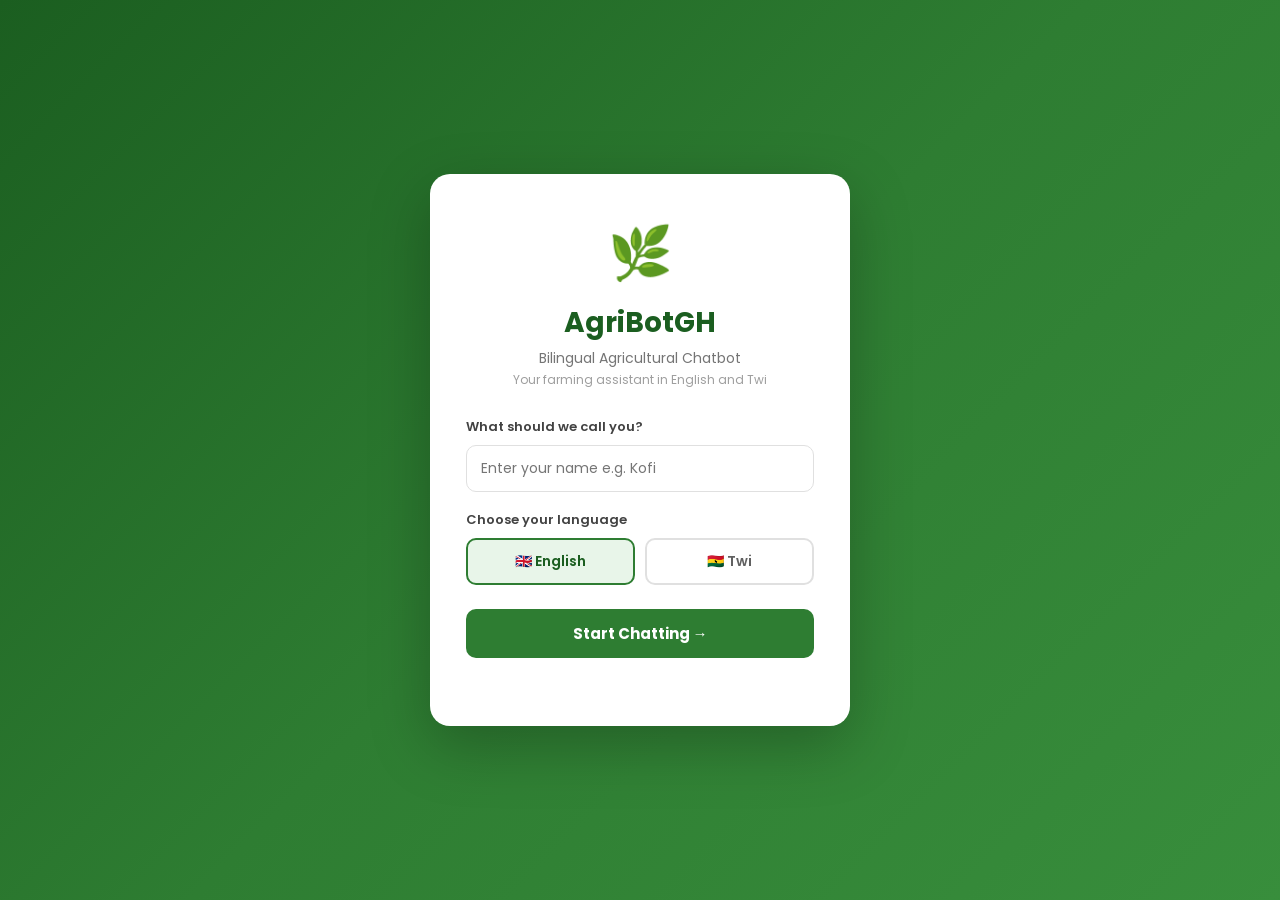
<file: index.html>
<!DOCTYPE html>
<html lang="en">
<head>
<meta charset="UTF-8">
<meta name="viewport" content="width=device-width, initial-scale=1.0">
<title>AgriBotGH</title>
<link href="https://fonts.googleapis.com/css2?family=Poppins:wght@400;600;700&display=swap" rel="stylesheet">
<link rel="stylesheet" href="style.css">
</head>
<body>

  <!-- ── WELCOME SCREEN ── -->
  <div id="welcomeScreen" class="welcome-screen">
    <div class="welcome-card">
      <div class="welcome-logo">🌿</div>
      <h1 class="welcome-title">AgriBotGH</h1>
      <p class="welcome-subtitle">Bilingual Agricultural Chatbot</p>
      <p class="welcome-tagline">Your farming assistant in English and Twi</p>

      <div class="welcome-form">
        <label class="form-label">What should we call you?</label>
        <input type="text" id="nameInput" class="name-input"
               placeholder="Enter your name e.g. Kofi"
               maxlength="30" autocomplete="off">

        <label class="form-label" style="margin-top:18px">Choose your language</label>
        <div class="lang-choice-btns">
          <button class="lang-choice-btn active" id="langEnBtn" onclick="selectWelcomeLang('en')">
            🇬🇧 English
          </button>
          <button class="lang-choice-btn" id="langTwBtn" onclick="selectWelcomeLang('tw')">
            🇬🇭 Twi
          </button>
        </div>

        <button class="start-btn" onclick="startChat()">Start Chatting →</button>
        <p id="welcomeError" class="welcome-error"></p>
      </div>
    </div>
  </div>

  <!-- ── MAIN CHAT APP ── -->
  <div id="appShell" class="app-shell" style="display:none">

    <header class="topbar">
      <div class="topbar-left">
        <button class="mobile-menu-btn" onclick="toggleSidebar()">☰</button>
        <span class="brand">🌿 <strong>AgriBotGH</strong></span>
      </div>
      <div class="topbar-center">
        <span class="status-dot">●</span>
        <span class="status-text">Online</span>
      </div>
      <div class="topbar-right">
        <span id="userBadge" class="user-badge"></span>
        <button class="theme-btn" onclick="toggleTheme()" id="themeBtn" title="Switch theme">🌙</button>
        <button class="clear-btn" onclick="clearChat()">Clear Chat</button>
      </div>
    </header>

    <div class="main-layout">

      <!-- LEFT SIDEBAR -->
      <aside class="sidebar" id="sidebar">
        <div class="sidebar-top">
          <div class="sidebar-logo">🌾</div>
          <div class="sidebar-brand">AgriBotGH</div>
        </div>

        <!-- Language Toggle -->
        <div class="lang-toggle">
          <button class="lang-btn active" id="enBtn" onclick="switchLanguage('en')">English</button>
          <button class="lang-btn" id="twBtn" onclick="switchLanguage('tw')">Twi</button>
        </div>
        <div class="lang-indicator" id="langIndicator">Chatting in: <strong>English</strong></div>

        <!-- New Chat -->
        <button class="new-chat-btn" onclick="newChat()">+ New Chat</button>

        <!-- Chat History -->
        <div class="history-section">
          <div class="history-title">Previous Chats</div>
          <div class="history-columns">
            <div class="history-col">
              <div class="history-col-label">English</div>
              <div id="enHistory" class="history-list"></div>
            </div>
            <div class="history-divider"></div>
            <div class="history-col">
              <div class="history-col-label">Twi</div>
              <div id="twHistory" class="history-list"></div>
            </div>
          </div>
        </div>

        <!-- Change Name -->
        <div class="sidebar-footer">
          <button class="change-name-btn" onclick="changeName()">✏️ Change Name</button>
        </div>
      </aside>

      <!-- CHAT AREA -->
      <section class="chat-area">
        <div class="messages" id="messages"></div>
        <div class="input-bar">
          <input type="text" id="chatInput"
                 placeholder="Type your farming question here..."
                 maxlength="2000" autocomplete="off">
          <span class="char-count" id="charCount">0/2000</span>
          <button class="send-btn" id="sendBtn" onclick="handleSend()">Send</button>
        </div>
      </section>

      <!-- RIGHT SIDEBAR: QUICK QUESTIONS -->
      <aside class="chips-sidebar" id="chipsSidebar">
        <div class="chips-header">
          <span>💡 Try asking</span>
          <button class="chips-close" onclick="toggleChips()">✕</button>
        </div>
        <p class="chips-desc">Tap any question to fill the input.</p>
        <div id="enChips" class="chips-group">
          <button class="chip" onclick="fillChip(this)">How do I grow maize?</button>
          <button class="chip" onclick="fillChip(this)">When should I plant maize in Ghana?</button>
          <button class="chip" onclick="fillChip(this)">What is the best fertilizer for tomatoes?</button>
          <button class="chip" onclick="fillChip(this)">How do I control pests on my farm?</button>
          <button class="chip" onclick="fillChip(this)">How do I improve my soil?</button>
          <button class="chip" onclick="fillChip(this)">How do I start fish farming?</button>
          <button class="chip" onclick="fillChip(this)">How do I grow cassava?</button>
          <button class="chip" onclick="fillChip(this)">What causes tomato blight?</button>
        </div>
        <div id="twChips" class="chips-group" style="display:none">
          <button class="chip" onclick="fillChip(this)">Dɛn na menyɛ sɛ meto aburoɔ?</button>
          <button class="chip" onclick="fillChip(this)">Ferefere bɛn na ɛyɛ papa ma aburo?</button>
          <button class="chip" onclick="fillChip(this)">Dɛn na menyɛ sɛ m'asase yɛ pa?</button>
          <button class="chip" onclick="fillChip(this)">Dɛn na menyɛ adwummaker ho?</button>
          <button class="chip" onclick="fillChip(this)">Dɛn na menyɛ sɛ meto bankye?</button>
          <button class="chip" onclick="fillChip(this)">Dɛn na menyɛ apataa adwuma?</button>
        </div>
        <button class="chips-toggle-float" onclick="toggleChips()" id="chipsToggleBtn" title="Quick questions">💡</button>
      </aside>

    </div>
    <div class="overlay" id="overlay" onclick="closeSidebar()"></div>
  </div>

<script src="app.js"></script>
</body>
</html>
</file>
<file: style.css>
*, *::before, *::after { box-sizing: border-box; margin: 0; padding: 0; }
:root {
  --green: #2E7D32; --dark-green: #1B5E20; --light-green: #E8F5E9;
  --mid-green: #C8E6C9; --font: 'Poppins', sans-serif;
  --bg: #F5F5F5; --chat-bg: #ffffff; --sidebar-bg: #E8F5E9;
  --bubble-bot: #F0F0F0; --text: #424242; --timestamp: #9E9E9E;
  --border: #C8E6C9; --input-bg: #ffffff;
}
body { font-family: var(--font); background: var(--bg); color: var(--text); height: 100vh; overflow: hidden; }
button { font-family: var(--font); cursor: pointer; }

/* ── WELCOME SCREEN ── */
.welcome-screen {
  min-height: 100vh; background: linear-gradient(135deg, #1B5E20, #2E7D32, #388E3C);
  display: flex; align-items: center; justify-content: center; padding: 20px;
}
.welcome-card {
  background: white; border-radius: 20px; padding: 40px 36px;
  width: 100%; max-width: 420px; box-shadow: 0 20px 60px rgba(0,0,0,.25);
  text-align: center;
}
.welcome-logo { font-size: 52px; margin-bottom: 10px; }
.welcome-title { font-size: 28px; font-weight: 700; color: var(--dark-green); }
.welcome-subtitle { font-size: 14px; color: #757575; margin: 4px 0 2px; }
.welcome-tagline { font-size: 12px; color: #9E9E9E; margin-bottom: 28px; }
.welcome-form { text-align: left; }
.form-label { display: block; font-size: 13px; font-weight: 600; color: #424242; margin-bottom: 8px; }
.name-input {
  width: 100%; padding: 12px 14px; border: 1.5px solid #e0e0e0; border-radius: 10px;
  font-family: var(--font); font-size: 14px; outline: none; transition: border .2s;
}
.name-input:focus { border-color: var(--green); }
.lang-choice-btns { display: flex; gap: 10px; margin-bottom: 24px; }
.lang-choice-btn {
  flex: 1; padding: 11px; border: 2px solid #e0e0e0; border-radius: 10px;
  background: white; font-size: 14px; font-weight: 600; color: #616161; transition: all .2s;
}
.lang-choice-btn.active { border-color: var(--green); background: var(--light-green); color: var(--dark-green); }
.start-btn {
  width: 100%; padding: 13px; background: var(--green); color: white;
  border: none; border-radius: 10px; font-size: 15px; font-weight: 700;
  transition: background .2s, transform .1s;
}
.start-btn:hover { background: var(--dark-green); transform: translateY(-1px); }
.welcome-error { color: #e53935; font-size: 12px; margin-top: 10px; min-height: 18px; }

/* ── APP SHELL ── */
.app-shell { height: 100vh; display: flex; flex-direction: column; overflow: hidden; }

/* TOPBAR */
.topbar {
  background: var(--dark-green); color: white; display: flex;
  align-items: center; justify-content: space-between;
  padding: 0 16px; height: 58px; flex-shrink: 0; z-index: 10;
}
.topbar-left, .topbar-center, .topbar-right { display: flex; align-items: center; gap: 8px; }
.mobile-menu-btn { background: transparent; border: none; color: white; font-size: 20px; display: none; }
.brand { font-size: 18px; font-weight: 700; }
.status-dot { color: #69F0AE; font-size: 12px; }
.status-text { font-size: 13px; }
.user-badge {
  font-size: 12px; color: #c8e6c9; font-weight: 600;
  background: rgba(255,255,255,.12); padding: 4px 10px; border-radius: 20px;
  max-width: 130px; overflow: hidden; text-overflow: ellipsis; white-space: nowrap;
}
.theme-btn, .clear-btn {
  border: 1px solid rgba(255,255,255,.5); background: transparent; color: white;
  border-radius: 8px; padding: 5px 11px; font-size: 13px; font-weight: 600;
}
.theme-btn:hover, .clear-btn:hover { background: rgba(255,255,255,.15); }

/* LAYOUT */
.main-layout { display: flex; flex: 1; min-height: 0; overflow: hidden; }

/* LEFT SIDEBAR */
.sidebar {
  width: 220px; min-width: 220px; background: var(--sidebar-bg);
  border-right: 1px solid var(--border); display: flex; flex-direction: column;
  padding: 14px 10px; gap: 10px; overflow-y: auto;
}
.sidebar-top { text-align: center; }
.sidebar-logo { font-size: 34px; }
.sidebar-brand { font-size: 15px; font-weight: 700; color: var(--green); margin-top: 4px; }
.lang-toggle { display: flex; gap: 6px; justify-content: center; }
.lang-btn {
  flex: 1; padding: 7px 4px; border-radius: 20px; border: 2px solid var(--green);
  background: white; color: var(--green); font-size: 12px; font-weight: 700; transition: all .2s;
}
.lang-btn.active { background: var(--green); color: white; box-shadow: 0 0 0 3px var(--mid-green); }
.lang-indicator {
  text-align: center; font-size: 10px; color: var(--timestamp);
  background: white; border-radius: 8px; padding: 4px 6px; border: 1px solid var(--border);
}
.lang-indicator strong { color: var(--green); }
.new-chat-btn {
  width: 100%; padding: 9px; background: var(--green); color: white;
  border: none; border-radius: 10px; font-size: 13px; font-weight: 700;
}
.new-chat-btn:hover { background: var(--dark-green); }
.history-section { flex: 1; display: flex; flex-direction: column; gap: 6px; min-height: 0; }
.history-title { font-size: 10px; font-weight: 700; color: var(--green); text-transform: uppercase; letter-spacing: 1px; }
.history-columns { display: flex; flex: 1; min-height: 0; gap: 0; overflow: hidden; }
.history-col { flex: 1; display: flex; flex-direction: column; min-width: 0; overflow: hidden; }
.history-col-label {
  font-size: 9px; font-weight: 700; color: var(--green); text-align: center;
  padding: 3px 2px; border-bottom: 1px solid var(--border); margin-bottom: 4px;
}
.history-divider { width: 1px; background: var(--green); opacity: .3; margin: 0 5px; }
.history-list { flex: 1; overflow-y: auto; display: flex; flex-direction: column; gap: 3px; }
.history-item {
  background: white; border-left: 2px solid transparent; border-radius: 5px;
  padding: 5px 5px; font-size: 10px; cursor: pointer; white-space: nowrap;
  overflow: hidden; text-overflow: ellipsis; transition: all .2s; color: var(--text);
}
.history-item:hover { border-left-color: var(--green); background: #F1F8E9; }
.history-item.active { background: var(--green); color: white; border-left-color: var(--green); }
.history-empty { font-size: 10px; color: var(--timestamp); text-align: center; padding: 6px 2px; }
.sidebar-footer { border-top: 1px solid var(--border); padding-top: 8px; }
.change-name-btn {
  width: 100%; padding: 7px; background: transparent; border: 1.5px solid var(--green);
  border-radius: 8px; color: var(--green); font-size: 12px; font-weight: 600;
}
.change-name-btn:hover { background: var(--light-green); }

/* CHAT AREA */
.chat-area { flex: 1; display: flex; flex-direction: column; min-height: 0; background: var(--chat-bg); }
.messages { flex: 1; overflow-y: auto; padding: 16px 20px; display: flex; flex-direction: column; gap: 14px; }
.message-card { display: flex; flex-direction: column; }
.bot-message { align-items: flex-start; }
.user-message { align-items: flex-end; }
.bubble {
  max-width: 75%; padding: 11px 15px; border-radius: 16px;
  font-size: 14px; line-height: 1.6; display: inline-flex; gap: 8px;
}
.bot-message .bubble { background: var(--bubble-bot); border-radius: 0 16px 16px 16px; }
.user-message .bubble { background: var(--green); color: white; border-radius: 16px 0 16px 16px; }
.msg-icon { font-size: 15px; flex-shrink: 0; }
.msg-time { font-size: 10px; color: var(--timestamp); margin-top: 3px; }
.msg-time.right { text-align: right; }
.welcome-bubble {
  margin: 16px auto; background: var(--light-green); border: 1px solid var(--border);
  border-radius: 12px; padding: 14px 18px; max-width: 80%;
  font-size: 14px; text-align: center; line-height: 1.6;
}
.typing-bubble { display: flex; gap: 5px; align-items: center; padding: 11px 15px; }
.typing-bubble span {
  width: 8px; height: 8px; background: #9E9E9E; border-radius: 50%;
  animation: bounce .6s infinite ease-in-out;
}
.typing-bubble span:nth-child(2) { animation-delay: .15s; }
.typing-bubble span:nth-child(3) { animation-delay: .3s; }
@keyframes bounce { 0%,100%{opacity:.3;transform:translateY(0)} 50%{opacity:1;transform:translateY(-4px)} }

/* INPUT BAR */
.input-bar {
  border-top: 2px solid var(--green); padding: 10px 14px;
  display: flex; gap: 8px; align-items: center; background: var(--input-bg); flex-shrink: 0;
}
#chatInput {
  flex: 1; border: 1.5px solid #ccc; border-radius: 24px;
  padding: 10px 50px 10px 16px; font-family: var(--font); font-size: 14px; outline: none;
  background: var(--input-bg); color: var(--text);
}
#chatInput:focus { border-color: var(--green); }
.char-count { font-size: 10px; color: var(--timestamp); white-space: nowrap; }
.send-btn {
  background: var(--green); color: white; border: none;
  border-radius: 24px; padding: 10px 20px; font-weight: 700; font-size: 14px;
}
.send-btn:hover { background: var(--dark-green); }

/* RIGHT CHIPS SIDEBAR */
.chips-sidebar {
  width: 190px; min-width: 190px; background: var(--sidebar-bg);
  border-left: 1px solid var(--border); padding: 14px 10px;
  display: flex; flex-direction: column; gap: 8px; overflow-y: auto; flex-shrink: 0;
  position: relative;
}
.chips-header { display: flex; justify-content: space-between; align-items: center; }
.chips-header span { font-size: 13px; font-weight: 700; color: var(--green); }
.chips-close { background: transparent; border: none; color: var(--green); font-size: 14px; padding: 2px 6px; border-radius: 4px; }
.chips-close:hover { background: rgba(46,125,50,.1); }
.chips-desc { font-size: 11px; color: var(--timestamp); line-height: 1.5; }
.chips-group { display: flex; flex-direction: column; gap: 7px; }
.chip {
  border-radius: 14px; background: white; border: 1px solid var(--green);
  color: var(--green); font-size: 11px; padding: 6px 10px;
  text-align: left; line-height: 1.4; transition: all .2s;
}
.chip:hover { background: var(--green); color: white; }
.chips-toggle-float {
  display: none; position: fixed; bottom: 80px; right: 14px;
  width: 44px; height: 44px; border-radius: 50%; background: var(--green);
  color: white; border: none; font-size: 18px; box-shadow: 0 4px 12px rgba(0,0,0,.2);
  z-index: 50;
}

/* OVERLAY */
.overlay { display: none; position: fixed; inset: 0; background: rgba(0,0,0,.4); z-index: 40; }

/* NIGHT THEME */
body[data-theme="night"] {
  --bg: #0d120b; --chat-bg: #111c12; --sidebar-bg: #162e1a;
  --bubble-bot: #1f331e; --text: #e0f2e9; --timestamp: #b0bec5;
  --border: #2d5a2d; --input-bg: #1a2e1a;
}
body[data-theme="night"] .name-input,
body[data-theme="night"] #chatInput { background: #1a2e1a; color: #e0f2e9; border-color: #2d5a2d; }
body[data-theme="night"] .lang-btn { background: rgba(255,255,255,.08); color: #c8e6c9; }
body[data-theme="night"] .chip { background: rgba(255,255,255,.06); color: #c8e6c9; }
body[data-theme="night"] .history-item { background: rgba(255,255,255,.05); color: #e0f2e9; }
body[data-theme="night"] .input-bar { background: #122611; }
body[data-theme="night"] .welcome-bubble {
  background: #1f331e;
  border-color: #2d5a2d;
  color: #e0f2e9;
}

/* MOBILE */
@media (max-width: 768px) {
  .sidebar { display: none; position: fixed; left: 0; top: 0; height: 100%; width: 80%; max-width: 280px; z-index: 50; padding-top: 70px; }
  .sidebar.mobile-open { display: flex; }
  .chips-sidebar { display: none; }
  .chips-toggle-float { display: flex; align-items: center; justify-content: center; }
  .mobile-menu-btn { display: inline-flex !important; }
  .topbar-center { display: none; }
  .overlay.show { display: block; }
}

/* ── TOPIC GRID ─────────────────────────────────────────────────── */
.topics-grid-wrapper { width: 100%; }
.topics-grid {
  display: grid; grid-template-columns: repeat(auto-fill, minmax(140px, 1fr));
  gap: 8px; padding: 10px 0;
}
.topic-btn {
  display: flex; flex-direction: column; align-items: center; justify-content: center;
  gap: 6px; padding: 12px 8px; border: 1.5px solid var(--green);
  border-radius: 12px; background: white; cursor: pointer;
  transition: all .2s; text-align: center;
}
.topic-btn:hover { background: var(--green); color: white; transform: translateY(-2px); box-shadow: 0 4px 12px rgba(46,125,50,.2); }
.topic-icon { font-size: 22px; }
.topic-name { font-size: 11px; font-weight: 600; color: var(--text); line-height: 1.3; }
.topic-btn:hover .topic-name { color: white; }

/* ── SUGGESTION BUTTONS ─────────────────────────────────────────── */
.suggestions-wrapper {
  display: flex; flex-direction: column; gap: 7px; padding: 6px 0; max-width: 85%;
}
.suggestion-btn {
  padding: 9px 14px; border: 1.5px solid var(--green); border-radius: 20px;
  background: var(--light-green); color: var(--dark-green);
  font-size: 13px; font-weight: 600; text-align: left; cursor: pointer;
  transition: all .2s; line-height: 1.4;
}
.suggestion-btn:hover { background: var(--green); color: white; }

/* NIGHT MODE */
body[data-theme="night"] .topic-btn { background: rgba(255,255,255,.06); border-color: #64dd17; }
body[data-theme="night"] .topic-name { color: #c8e6c9; }
body[data-theme="night"] .topic-btn:hover { background: #2E7D32; }
body[data-theme="night"] .suggestion-btn { background: rgba(46,125,50,.2); color: #c8e6c9; border-color: #64dd17; }
body[data-theme="night"] .suggestion-btn:hover { background: #2E7D32; color: white; }
</file>
